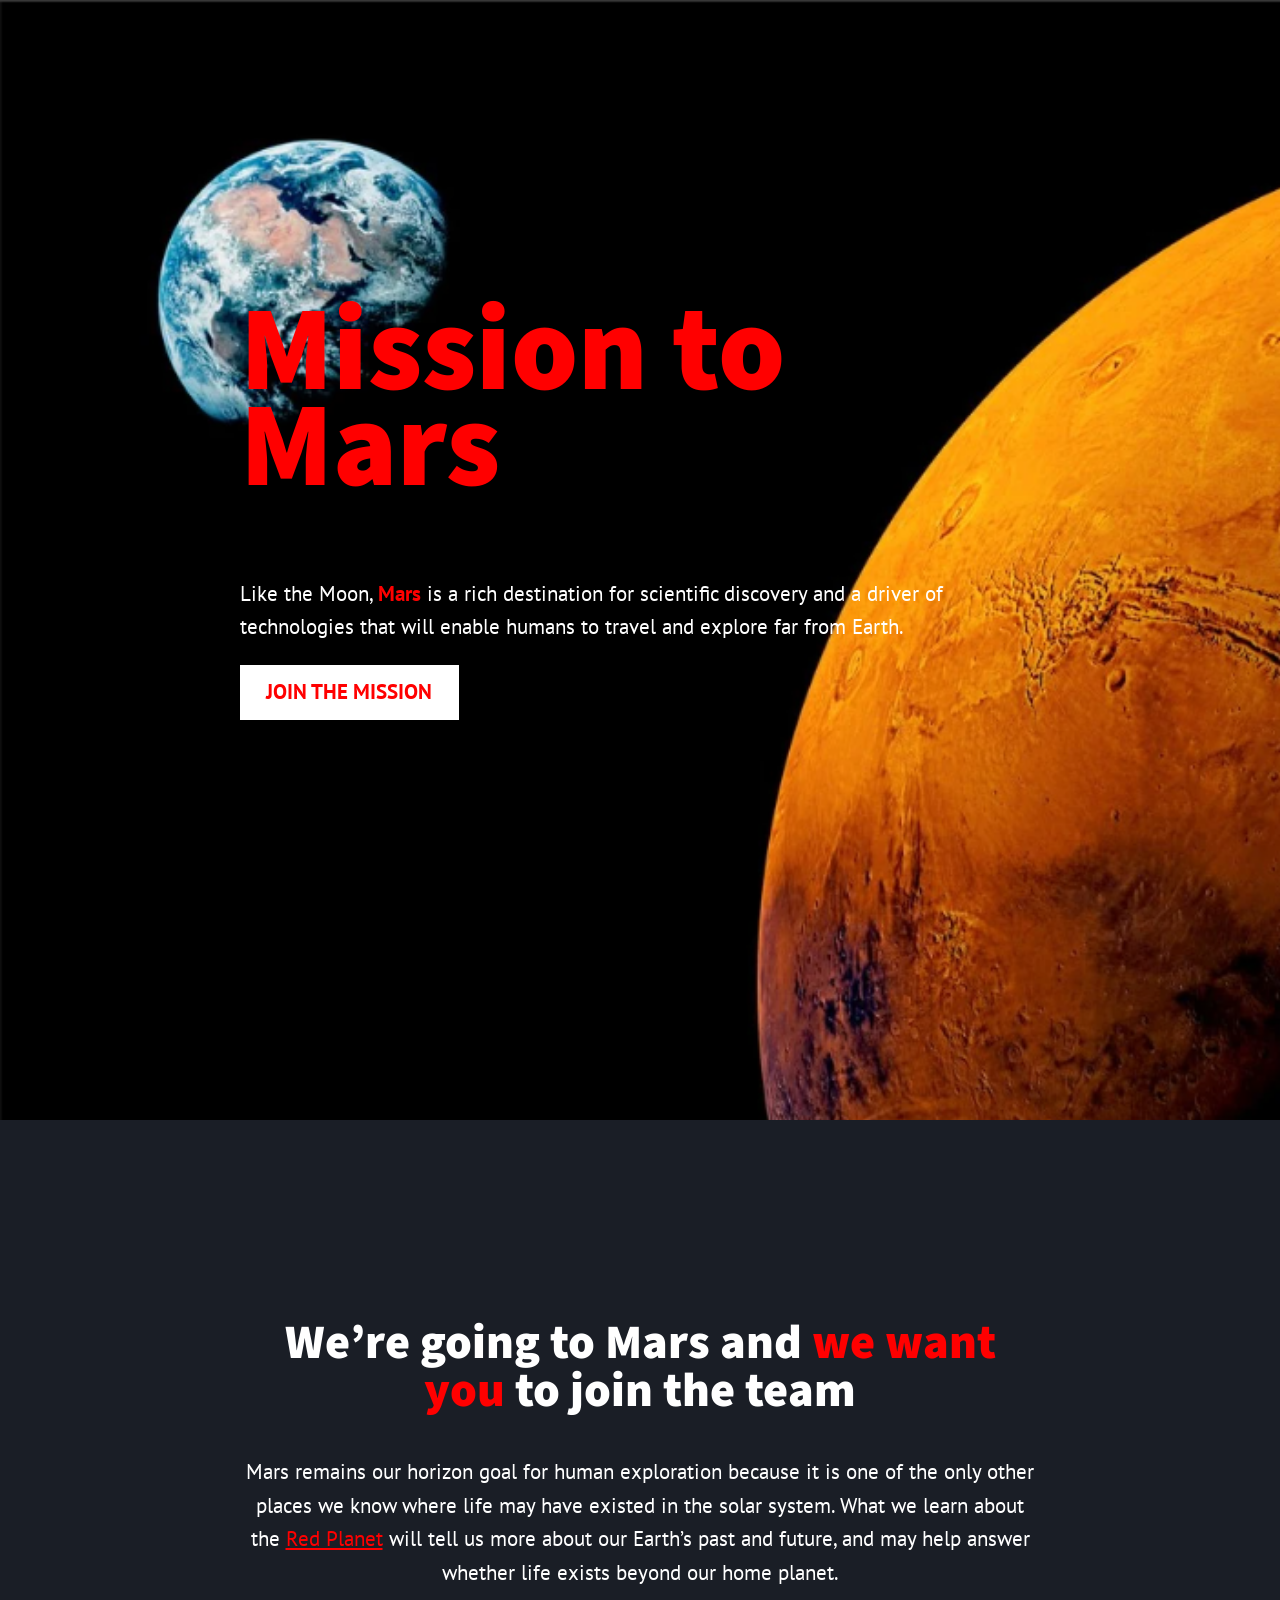
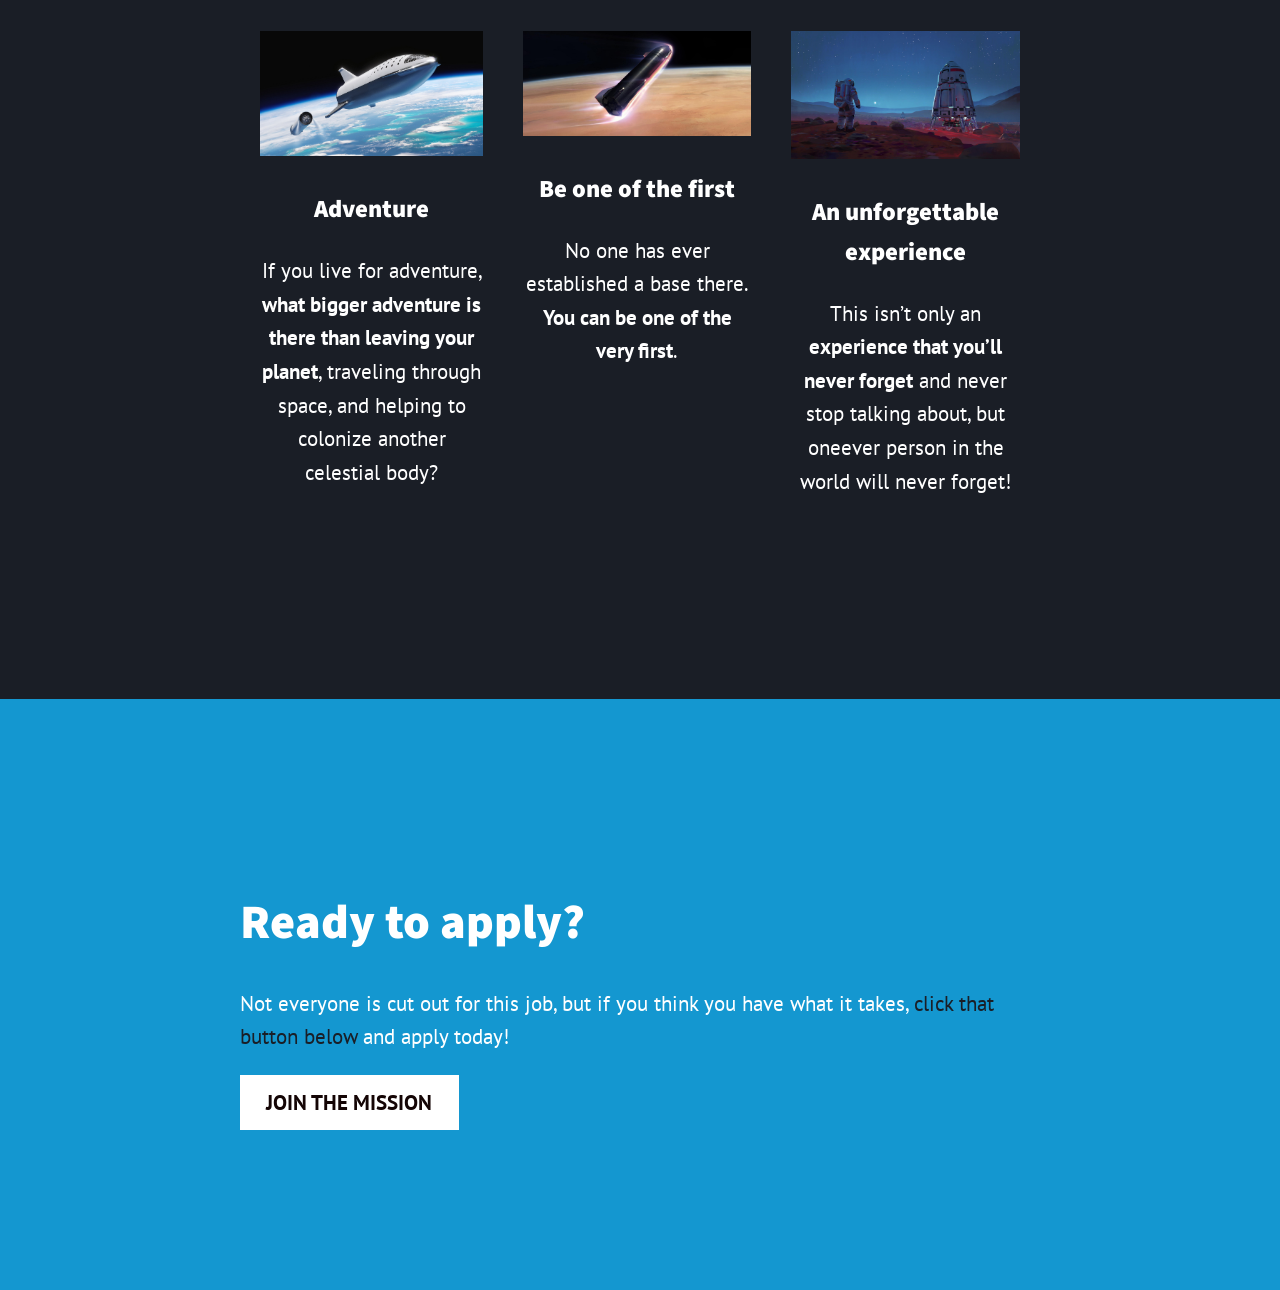
<file: index.html>
<!DOCTYPE html>
<html lang="en">

<head><link rel="stylesheet" href="https://cdnjs.cloudflare.com
  /ajax/libs/normalize/8.0.1/normalize.css">
  <meta charset="UTF-8">
  <meta name="viewport" content="width=device-width, initial-scale=1.0">
  <title>The Mission to Mars</title>
  <link rel="preconnect" href="https://fonts.gstatic.com">
  <link href="https://fonts.googleapis.com/css2?family=PT+Sans:ital,
  wght@0,400;0,700;1,400&family=Source+Sans+Pro:wght@900&display=swap" rel="stylesheet">
  
  <link href="css/index.css" rel="stylesheet">
  
</head> 

<body>
  <header class="hero">
    <div class="container">
      <h1>Mission to Mars</h1>
      <p>Like the Moon, <span class="text-accent-2"><strong>Mars</strong></span> is a rich destination for scientific discovery and a driver of 
        technologies that will enable humans to travel and explore far from Earth.</p>
      <a href="mission.html" class="btn">join the mission</a>
    </div>
  </header>

  <section class="text-center">
    <div class="container">
      <h2>We’re going to Mars and <span class="text-accent">we want you
        
      </span> to join the team</h2>
      <p>Mars remains our horizon goal for human exploration because it is one of the only other 
        places we know where life may have existed in the solar system. What we learn about the 
         <a class="red-planet" href="#">Red Planet</a> will tell us more about our Earth’s past and future, and may 
         help answer whether 
        life exists beyond our home planet.</p>
     

         
      
      <div class="columns">
        
        <!-- column 1 -->
        <div class="col">
          <img src="img/mars-3.jpg" alt='spaceship'>
          <h3>Adventure</h3>
          <p>If you live for adventure, <strong>what bigger adventure is there than 
            leaving your planet</strong>, traveling through space, and helping
             to colonize another celestial body?</p>
        </div>
        
        <!-- column 2 -->
        <div class="col">
          <img src="img/mars-1.jpg" alt='starship'>
          <h3>Be one of the first</h3>
          <p>
            No one has ever established a base there. 
            <strong> You can be one of the very first</strong>.</p>
        </div>
        
        <!-- column 3 -->
        <div class="col">
          <img src="img/mars-2.jpg" alt='astronaught arriving in mars'>
          <h3>An unforgettable experience</h3>
          <p>This isn’t only an <strong>experience that you’ll never forget</strong> and never stop talking about, but oneever person in the world will never forget!</p>
        </div>
  
      </div><!-- close columns -->
      
    </div> <!-- close container -->
  </section>

  <section class="accent-bg">
    <div class="container">
      <h2>Ready to apply?</h2>
      <p>Not everyone is cut out for this job, but if you think you have what it takes, <span class="text-dark">click that button below</span> and apply today!</p>
      <a href="mission.html" class="btn">join the mission</a>
    </div>
  </section>
</body>

</html>
</file>
<file: css/index.css>
* {
    box-sizing: border-box;
}

html, body {
    margin: 0;
    padding: 0;
}

img {
    max-width: 100%;
}

body {
    font-family: 'PT Sans', sans-serif;
    line-height: 1.6;
    color: #fff; 
    background: #1A1E26; 
    font-size: 21px;
}

h1, h2, h3 {
    font-family: 'Source Sans Pro', sans-serif;
    font-weight: 900;
}

h1 {
    font-size: 120px;
    line-height: .8;
    color: red;
}

h2 {
    font-size: 48px;
    line-height: 1;
}

a {
    color: #3669C9;
}

a:hover,
a:focus {
    color: #fff;
}

.btn {
    display: inline-block;
    padding: .5em 1.25em;
    color: red;
    text-decoration: none;
    text-transform: uppercase;
    font-weight: 700;
    background-color: white;
    
}

.btn:hover,
.btn:focus {
    background: red;
}

.hero { 
    text-align: left;
    padding: 14rem 0 25rem;
    background-image: url("../img/mars.png");
    background-color: black;
    background-size: cover;
}

header,
section {
    padding: 10rem 0;
}

.accent-bg {
    background-color: rgb(20, 151, 208);
}

.accent-bg .btn {
    background-color: #fff;
    color: rgb(20, 5, 5);
}

.accent-bg .btn:hover {
    background: #1A1E26; 
    color: #fff;
}

.extra-space {
    margin-top: 10rem;
}


.text-accent {
    color: red;
}

.text-dark {
    color: #1A1E26; 
}

.container {
    width: 800px;
    margin-left: auto;
    margin-right: auto;
}

.text-center {
    text-align: center;
}

.columns {
    display: flex;
    
  
}

.text-accent-2 {
    color: red;
}

.red-planet {
    color: red;
}

.col {
    margin: 20px;
    align-items: center;
}
</file>
